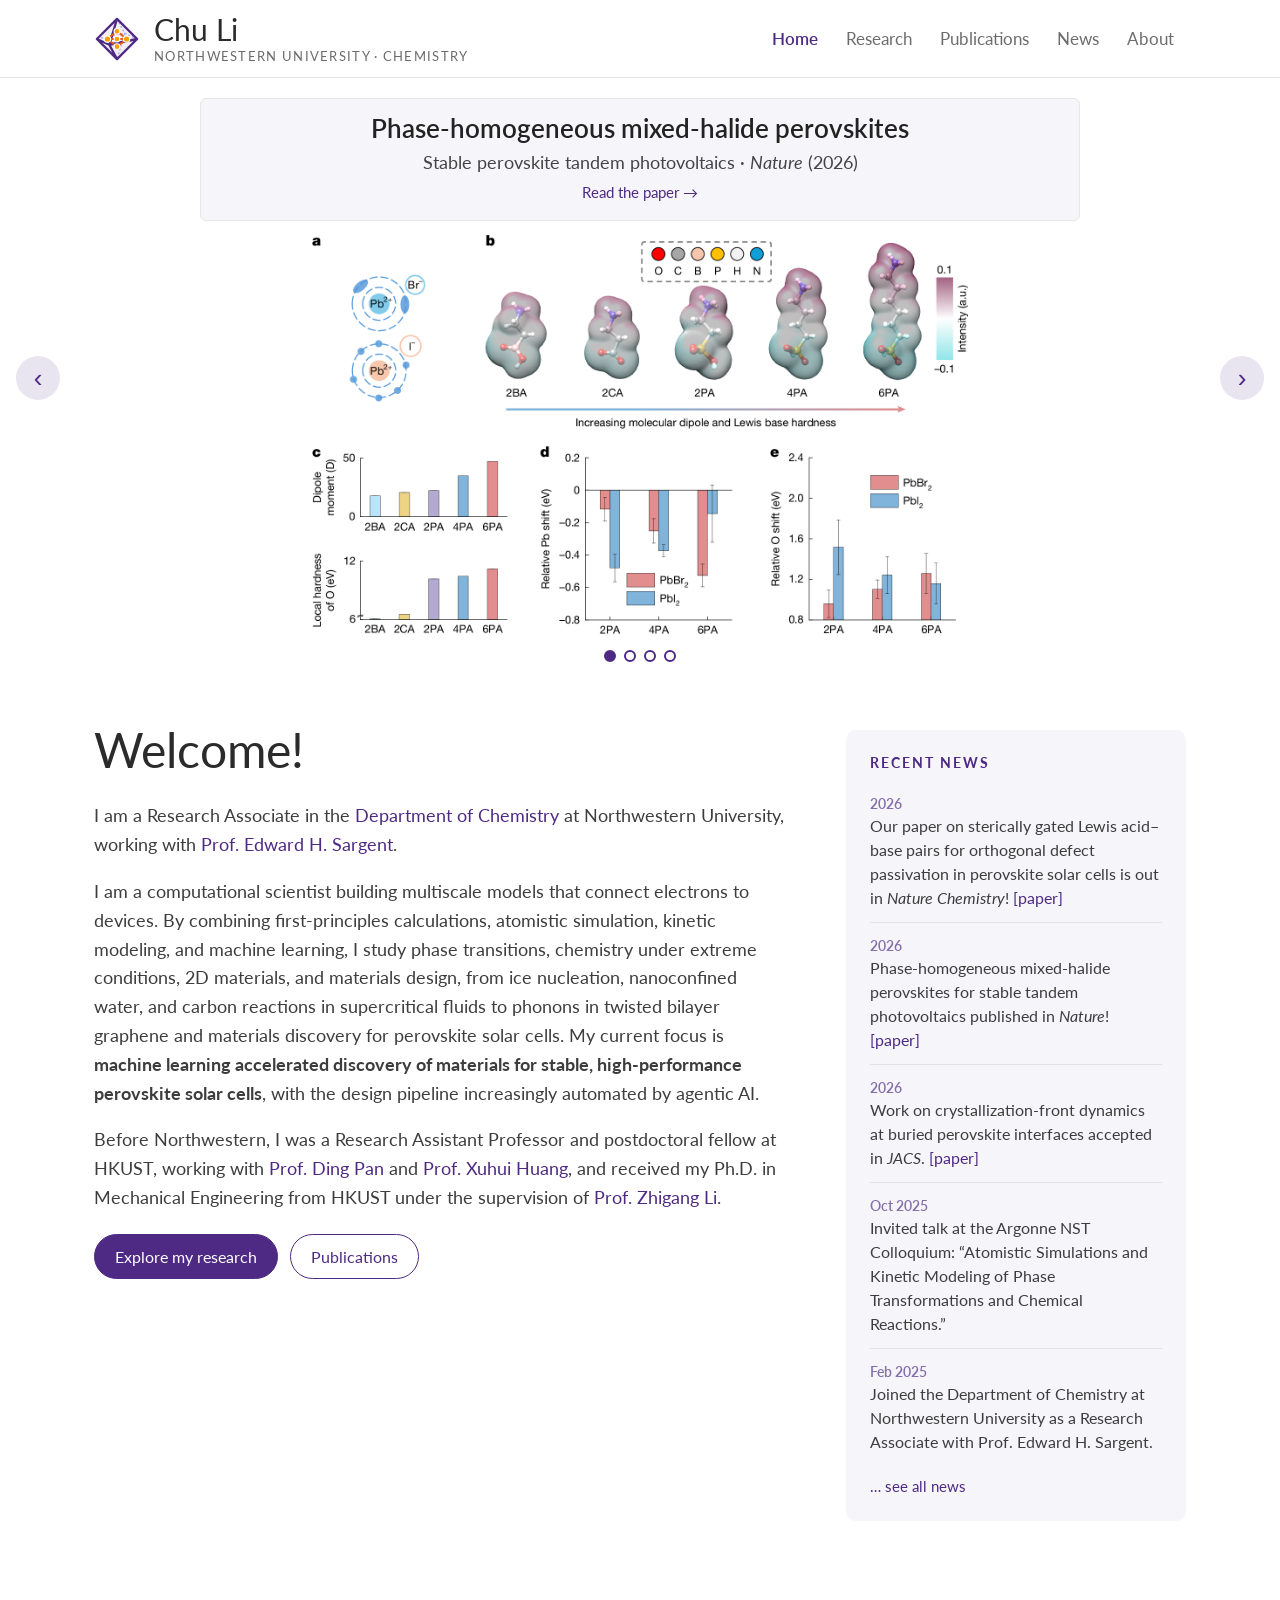
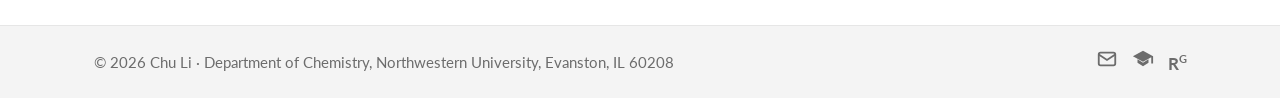
<file: index.html>
<!doctype html>
<html lang="en">
<head>
  <meta charset="utf-8">
  <meta name="viewport" content="width=device-width, initial-scale=1">
  <title>Chu Li · Northwestern University</title>
  <meta name="description" content="Chu Li — Research Associate in Chemistry at Northwestern University. First-principles calculations, atomistic simulations, kinetic modeling, and machine learning for phase transitions, chemistry under extreme conditions, materials design, and high-performance perovskite solar cells.">
  <link href="https://fonts.googleapis.com/css2?family=Lato:wght@400;700&display=swap" rel="stylesheet">
  <link rel="icon" type="image/svg+xml" href="images/logo.svg">
  <link rel="stylesheet" href="style.css?v=20261125145129">
</head>
<body>
<header id="site-header"></header>

<!-- ===== Highlight carousel =====
     Each slide shows a paper figure (images/pubs/) under its caption. -->
<section class="carousel">
  <div class="slide fig">
    <div class="caption"><b>Phase-homogeneous mixed-halide perovskites</b>
      <span>Stable perovskite tandem photovoltaics · <i>Nature</i> (2026)</span>
      <a href="https://doi.org/10.1038/s41586-026-10929-2" target="_blank" rel="noopener">Read the paper →</a></div>
    <img src="images/pubs/21.png" alt="Figure from the Nature 2026 paper on phase-homogeneous mixed-halide perovskites">
  </div>
  <div class="slide fig">
    <div class="caption"><b>Sterically gated Lewis acid–base pairs</b>
      <span>Orthogonal defect passivation in perovskite solar cells · <i>Nature Chemistry</i> (2026)</span>
      <a href="https://doi.org/10.1038/s41557-026-02261-z" target="_blank" rel="noopener">Read the paper →</a></div>
    <img src="images/pubs/22.png" alt="Strong versus weak Lewis acid–base coordination for dual defect passivation">
  </div>
  <div class="slide fig">
    <div class="caption"><b>Hidden reaction kinetics of CO<sub>2</sub> in supercritical water</b>
      <span>First-principles Markov state models of deep-Earth carbon · <i>PNAS</i> (2025)</span>
      <a href="https://doi.org/10.1073/pnas.2406356121" target="_blank" rel="noopener">Read the paper →</a></div>
    <img src="images/pubs/20.png" alt="Workflow for constructing Markov state models of dissolved carbon">
  </div>
  <div class="slide fig">
    <div class="caption"><b>Classical vs. non-classical ice nucleation</b>
      <span>Temperature-dependent kinetic pathways · <i>Nature Communications</i> (2021)</span>
      <a href="https://doi.org/10.1038/s41467-021-25267-2" target="_blank" rel="noopener">Read the paper →</a></div>
    <img src="images/pubs/19.png" alt="Ice nucleation pathway network and critical nuclei">
  </div>
  <button class="prev" aria-label="Previous">‹</button>
  <button class="next" aria-label="Next">›</button>
  <div class="dots"></div>
</section>

<main class="container">
  <div class="home-grid">
    <div class="welcome">
      <h1>Welcome!</h1>
      <p>I am a Research Associate in the <a href="https://chemistry.northwestern.edu/" target="_blank" rel="noopener">Department of Chemistry</a>
        at Northwestern University, working with <a href="https://light.northwestern.edu/" target="_blank" rel="noopener">Prof. Edward H. Sargent</a>.</p>
      <p>I am a computational scientist building multiscale models that connect electrons to devices. By combining
        first-principles calculations, atomistic simulation, kinetic modeling, and machine learning, I study phase
        transitions, chemistry under extreme conditions, 2D materials, and materials design, from ice nucleation,
        nanoconfined water, and carbon reactions in supercritical fluids to phonons in twisted bilayer graphene and
        materials discovery for perovskite solar cells. My current focus is <b>machine learning accelerated discovery of
        materials for stable, high-performance perovskite solar cells</b>, with the design pipeline increasingly
        automated by agentic AI.</p>
      <p>Before Northwestern, I was a Research Assistant Professor and postdoctoral fellow at HKUST, working with
        <a href="https://angstrom.hkust.edu.hk/" target="_blank" rel="noopener">Prof. Ding Pan</a> and <a href="https://huang.chem.wisc.edu/" target="_blank" rel="noopener">Prof. Xuhui Huang</a>, and received my Ph.D. in Mechanical Engineering from HKUST under the supervision of <a href="https://seng.hkust.edu.hk/about/people/faculty/zhigang-li" target="_blank" rel="noopener">Prof. Zhigang Li</a>.</p>
      <div class="cta">
        <a class="btn solid" href="research.html">Explore my research</a>
        <a class="btn" href="publications.html">Publications</a>
      </div>
    </div>

    <aside class="news-box">
      <h4>RECENT NEWS</h4>
      <ul class="news" id="news-recent"></ul>
      <a class="more" href="news.html">… see all news</a>
    </aside>
  </div>

</main>

<footer id="site-footer"></footer>
<script src="data.js?v=20261125145129"></script>
<script src="site.js?v=20261125145129"></script>
<script>
  renderNews(document.getElementById("news-recent"), 5);
  initCarousel(document.querySelector(".carousel"));
</script>
</body>
</html>
</file>
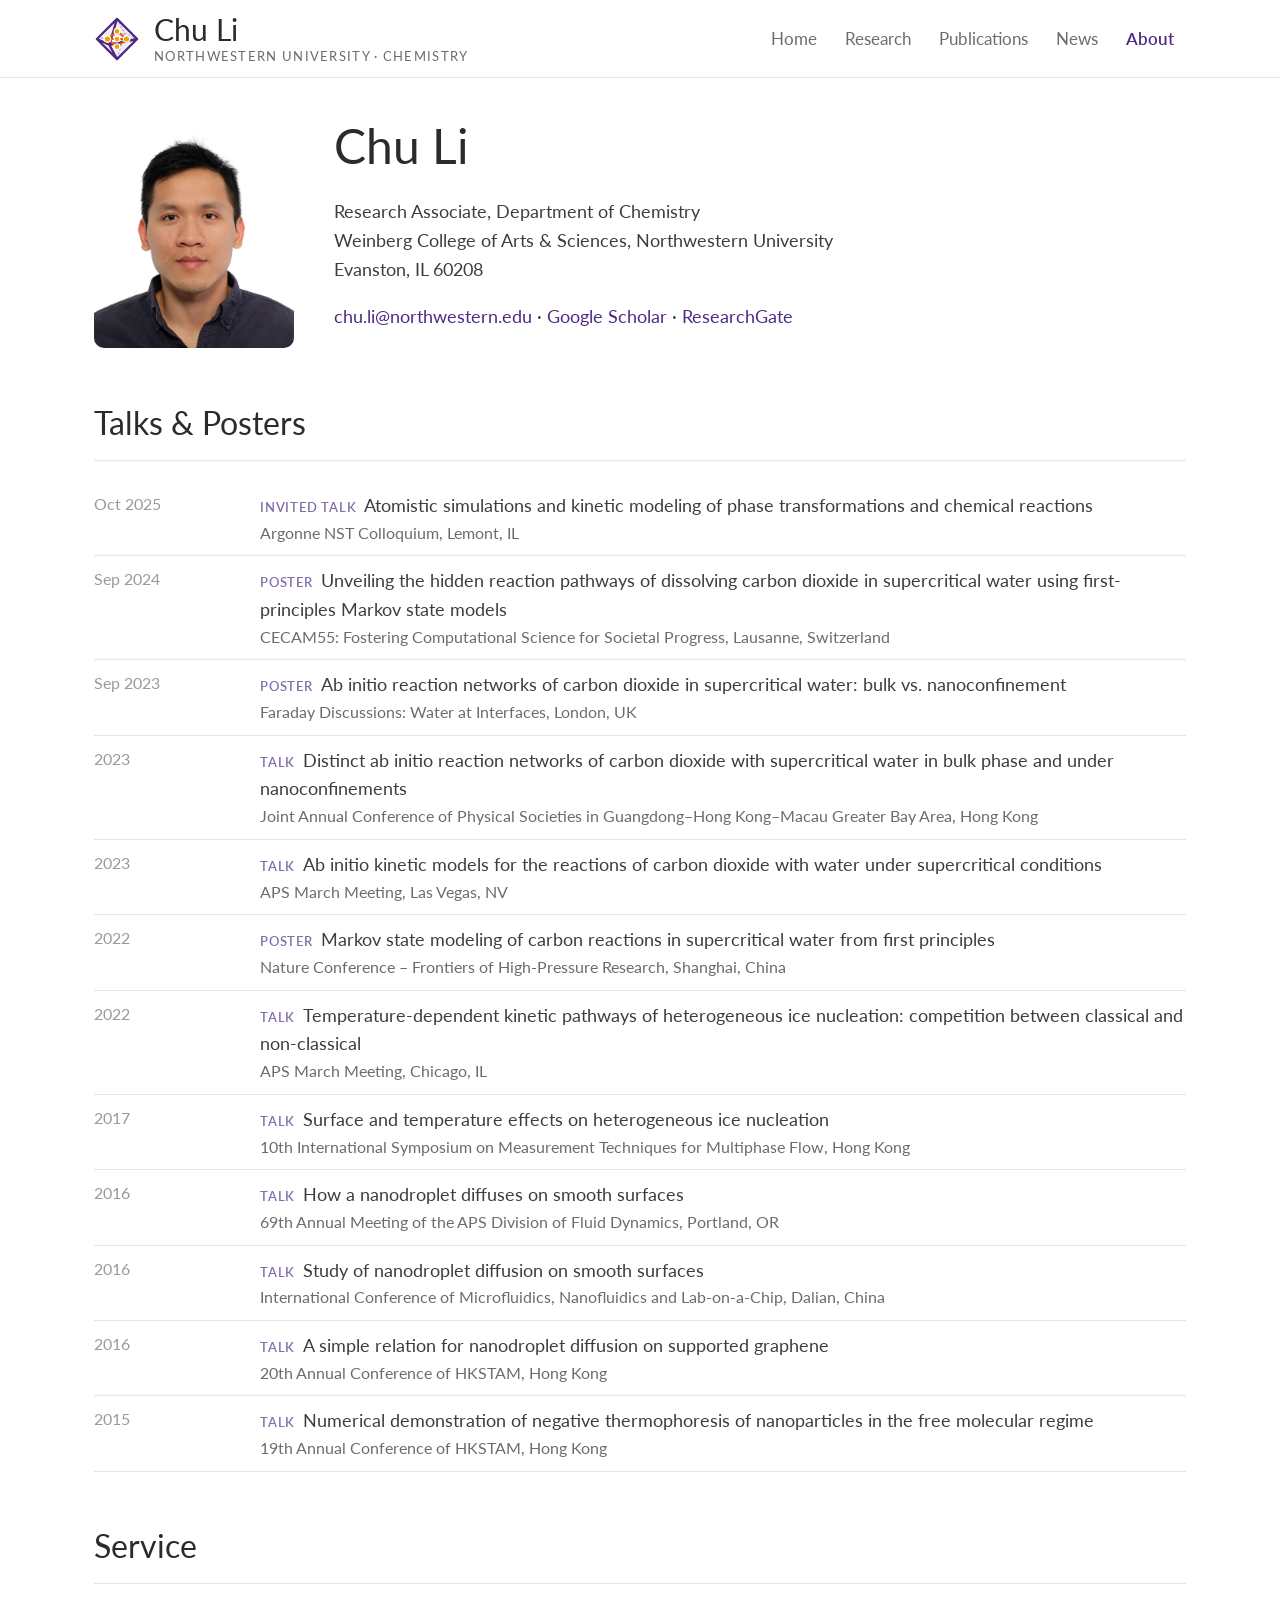
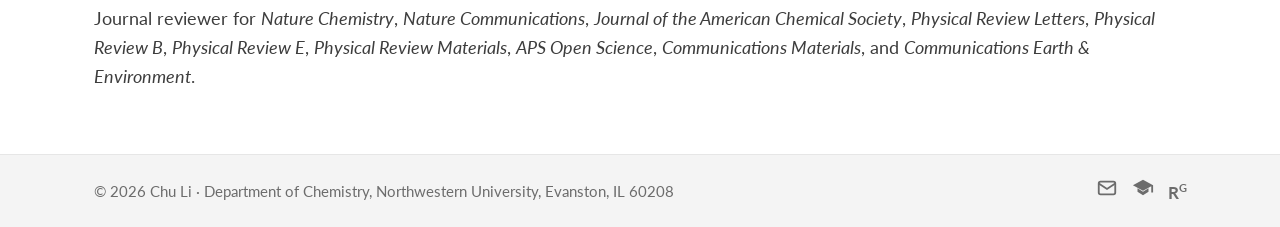
<file: about.html>
<!doctype html>
<html lang="en">
<head>
  <meta charset="utf-8">
  <meta name="viewport" content="width=device-width, initial-scale=1">
  <title>About · Chu Li</title>
  <link href="https://fonts.googleapis.com/css2?family=Lato:wght@400;700&display=swap" rel="stylesheet">
  <link rel="icon" type="image/svg+xml" href="images/logo.svg">
  <link rel="stylesheet" href="style.css?v=20261125145129">
</head>
<body>
<header id="site-header"></header>

<main class="container">
  <div class="about-grid">
    <img class="portrait" src="images/photo.jpg" alt="Portrait of Chu Li">
    <div>
      <h1 style="margin-top:0">Chu Li</h1>
      <p style="margin:0">Research Associate, Department of Chemistry<br>
        Weinberg College of Arts &amp; Sciences, Northwestern University<br>
        Evanston, IL 60208</p>
      <p><a href="mailto:chu.li@northwestern.edu">chu.li@northwestern.edu</a> ·
        <a href="https://scholar.google.com/citations?user=6NaASxIAAAAJ&hl=en" target="_blank" rel="noopener">Google Scholar</a> ·
        <a href="https://www.researchgate.net/profile/Chu-Li-6" target="_blank" rel="noopener">ResearchGate</a></p>
      <!-- CV download: export a public version of your CV as cv.pdf, then uncomment:
      <p><a class="btn" href="cv.pdf">Download CV (PDF)</a></p> -->
    </div>
  </div>


  <h2 id="talks">Talks &amp; Posters</h2>
  <ul class="cv-list talks">
    <li><span class="when">Oct 2025</span><span><span class="kind">INVITED TALK</span>Atomistic simulations and kinetic modeling of phase transformations and chemical reactions<span class="venue">Argonne NST Colloquium, Lemont, IL</span></span></li>
    <li><span class="when">Sep 2024</span><span><span class="kind">POSTER</span>Unveiling the hidden reaction pathways of dissolving carbon dioxide in supercritical water using first-principles Markov state models<span class="venue">CECAM55: Fostering Computational Science for Societal Progress, Lausanne, Switzerland</span></span></li>
    <li><span class="when">Sep 2023</span><span><span class="kind">POSTER</span>Ab initio reaction networks of carbon dioxide in supercritical water: bulk vs. nanoconfinement<span class="venue">Faraday Discussions: Water at Interfaces, London, UK</span></span></li>
    <li><span class="when">2023</span><span><span class="kind">TALK</span>Distinct ab initio reaction networks of carbon dioxide with supercritical water in bulk phase and under nanoconfinements<span class="venue">Joint Annual Conference of Physical Societies in Guangdong–Hong Kong–Macau Greater Bay Area, Hong Kong</span></span></li>
    <li><span class="when">2023</span><span><span class="kind">TALK</span>Ab initio kinetic models for the reactions of carbon dioxide with water under supercritical conditions<span class="venue">APS March Meeting, Las Vegas, NV</span></span></li>
    <li><span class="when">2022</span><span><span class="kind">POSTER</span>Markov state modeling of carbon reactions in supercritical water from first principles<span class="venue">Nature Conference – Frontiers of High-Pressure Research, Shanghai, China</span></span></li>
    <li><span class="when">2022</span><span><span class="kind">TALK</span>Temperature-dependent kinetic pathways of heterogeneous ice nucleation: competition between classical and non-classical<span class="venue">APS March Meeting, Chicago, IL</span></span></li>
    <li><span class="when">2017</span><span><span class="kind">TALK</span>Surface and temperature effects on heterogeneous ice nucleation<span class="venue">10th International Symposium on Measurement Techniques for Multiphase Flow, Hong Kong</span></span></li>
    <li><span class="when">2016</span><span><span class="kind">TALK</span>How a nanodroplet diffuses on smooth surfaces<span class="venue">69th Annual Meeting of the APS Division of Fluid Dynamics, Portland, OR</span></span></li>
    <li><span class="when">2016</span><span><span class="kind">TALK</span>Study of nanodroplet diffusion on smooth surfaces<span class="venue">International Conference of Microfluidics, Nanofluidics and Lab-on-a-Chip, Dalian, China</span></span></li>
    <li><span class="when">2016</span><span><span class="kind">TALK</span>A simple relation for nanodroplet diffusion on supported graphene<span class="venue">20th Annual Conference of HKSTAM, Hong Kong</span></span></li>
    <li><span class="when">2015</span><span><span class="kind">TALK</span>Numerical demonstration of negative thermophoresis of nanoparticles in the free molecular regime<span class="venue">19th Annual Conference of HKSTAM, Hong Kong</span></span></li>
  </ul>

  <h2>Service</h2>
  <p>Journal reviewer for <i>Nature Chemistry</i>, <i>Nature Communications</i>, <i>Journal of the American Chemical Society</i>, <i>Physical Review Letters</i>,
    <i>Physical Review B</i>, <i>Physical Review E</i>, <i>Physical Review Materials</i>, <i>APS Open Science</i>,
    <i>Communications Materials</i>, and <i>Communications Earth &amp; Environment</i>.</p>
</main>

<footer id="site-footer"></footer>
<script src="data.js?v=20261125145129"></script>
<script src="site.js?v=20261125145129"></script>
</body>
</html>
</file>
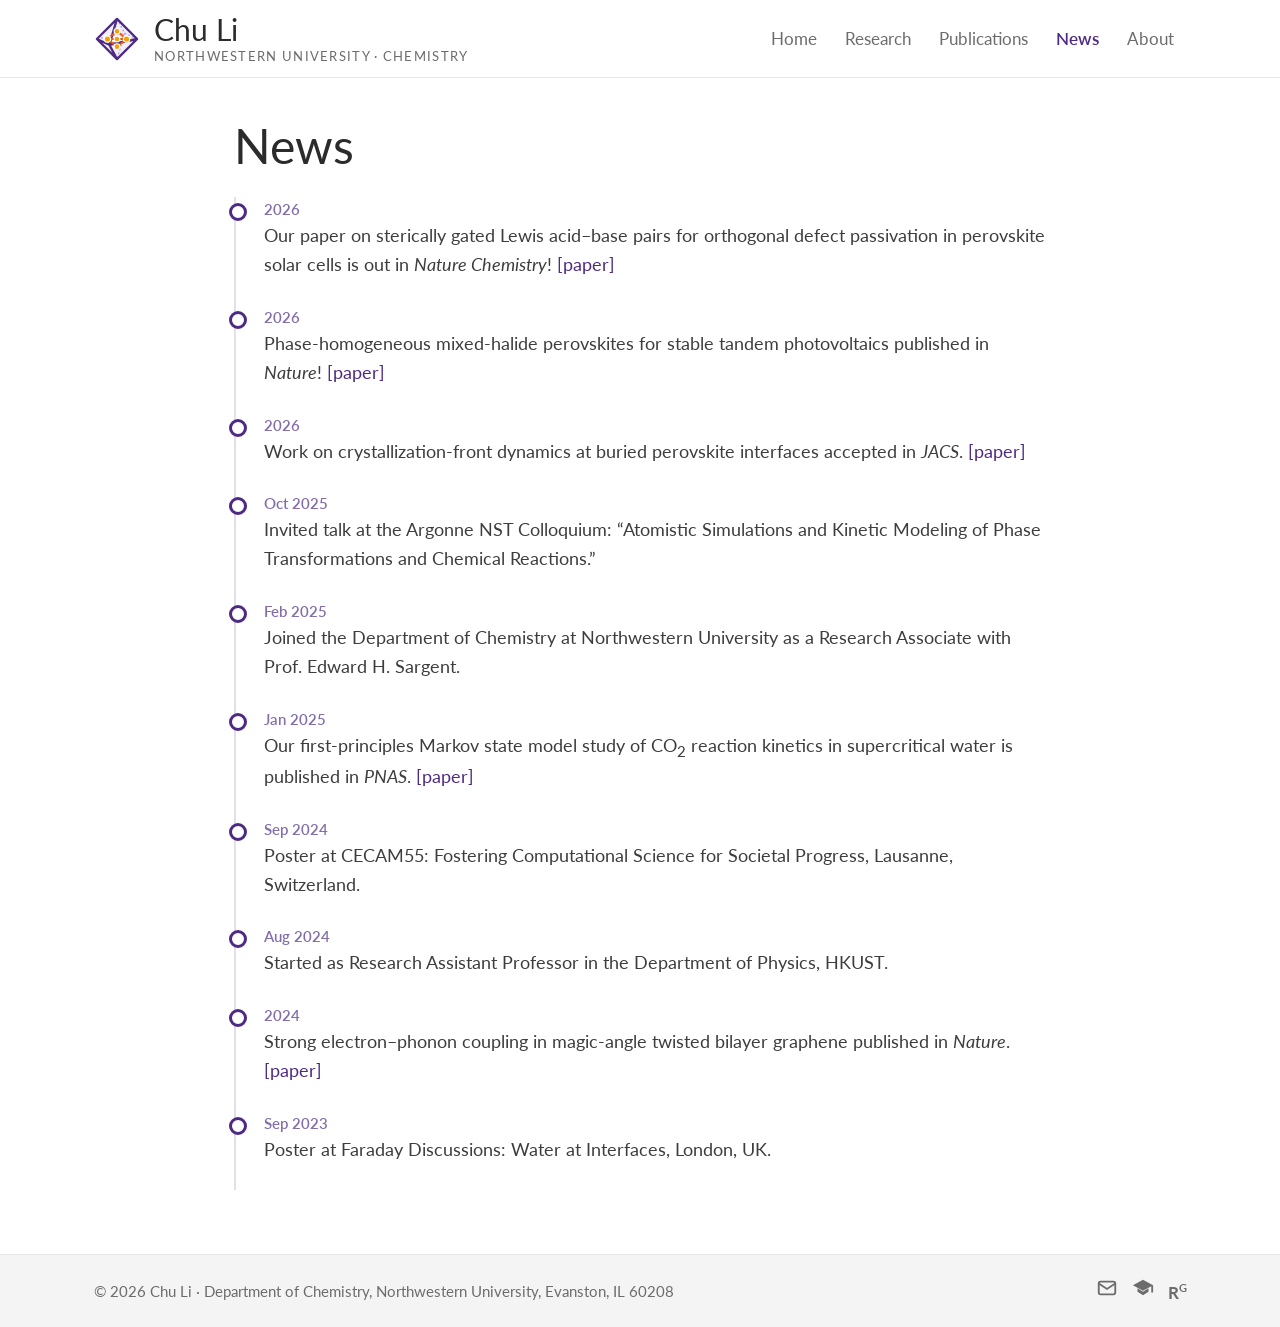
<file: news.html>
<!doctype html>
<html lang="en">
<head>
  <meta charset="utf-8">
  <meta name="viewport" content="width=device-width, initial-scale=1">
  <title>News · Chu Li</title>
  <link href="https://fonts.googleapis.com/css2?family=Lato:wght@400;700&display=swap" rel="stylesheet">
  <link rel="icon" type="image/svg+xml" href="images/logo.svg">
  <link rel="stylesheet" href="style.css?v=20261125145129">
</head>
<body>
<header id="site-header"></header>

<main class="container" style="max-width:860px">
  <h1>News</h1>
  <!-- News items are edited in data.js -->
  <ul class="timeline" id="news-all"></ul>
</main>

<footer id="site-footer"></footer>
<script src="data.js?v=20261125145129"></script>
<script src="site.js?v=20261125145129"></script>
<script>renderNews(document.getElementById("news-all"));</script>
</body>
</html>
</file>
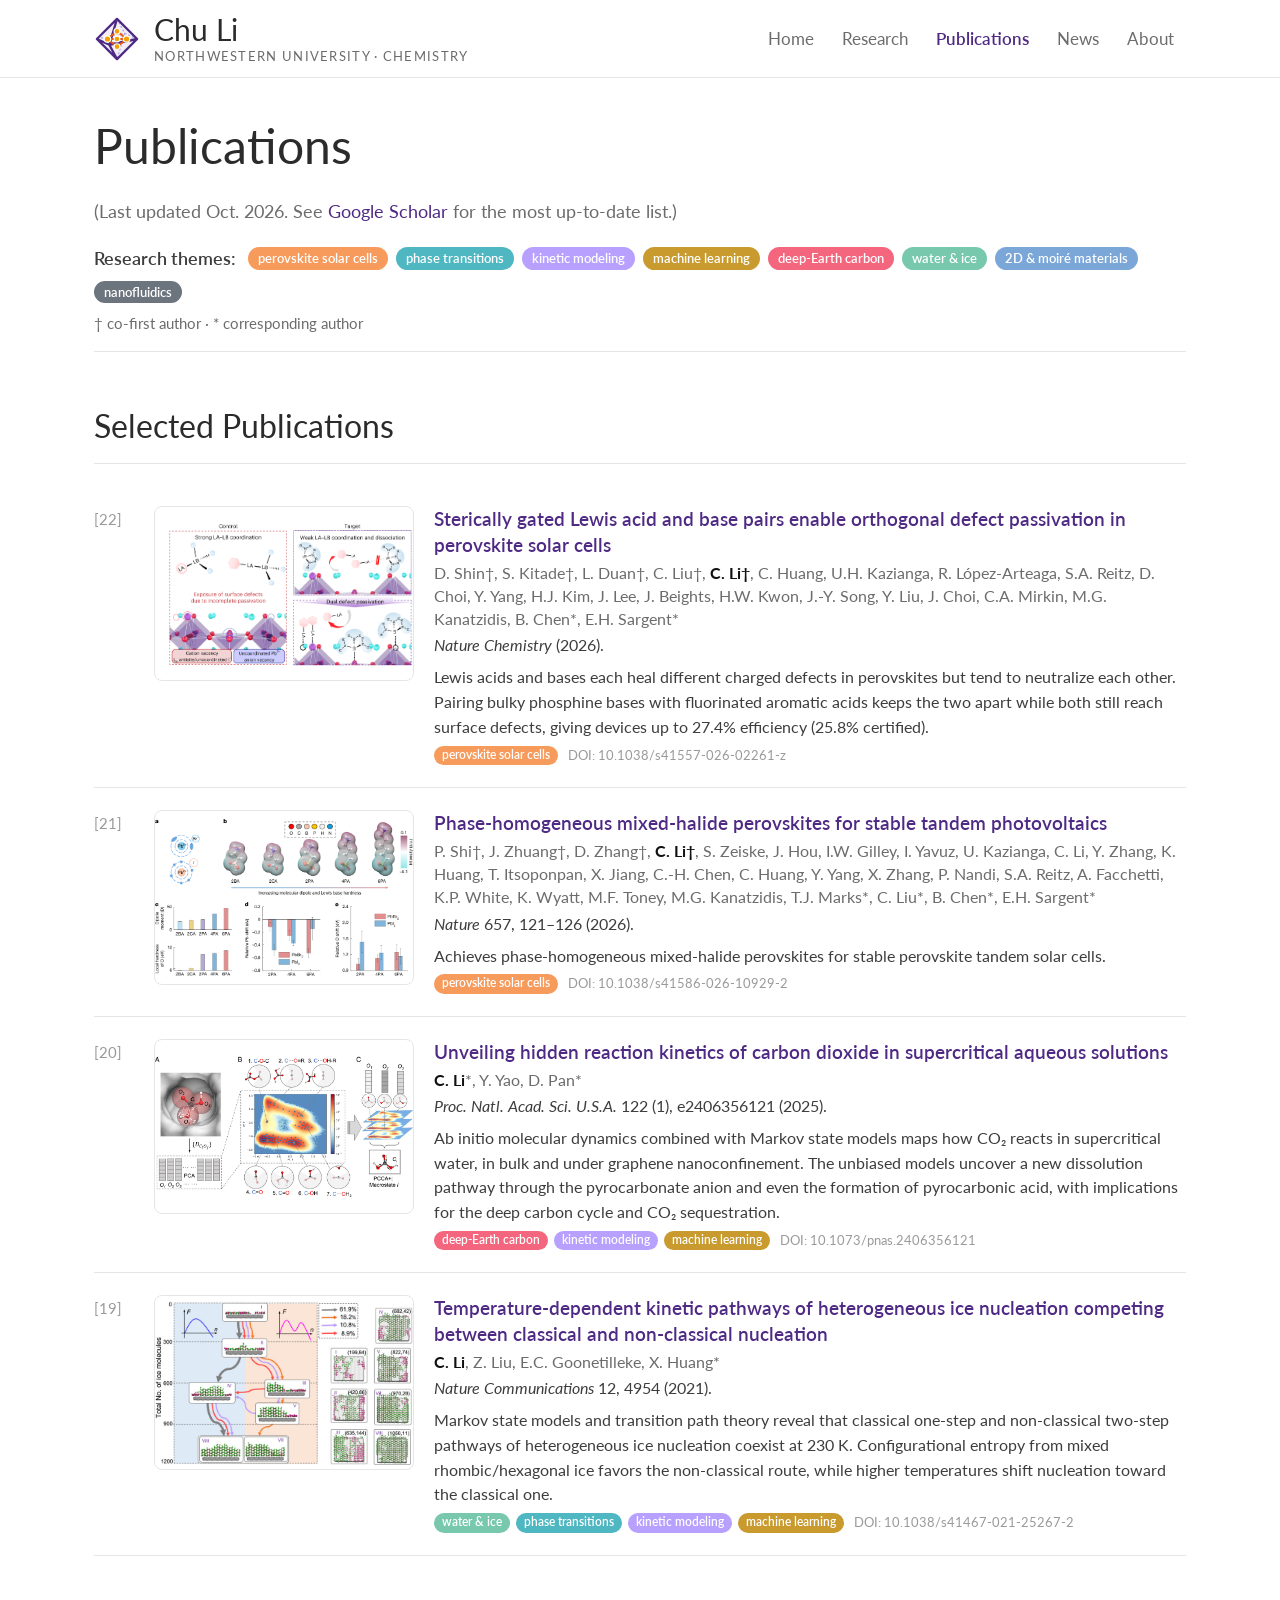
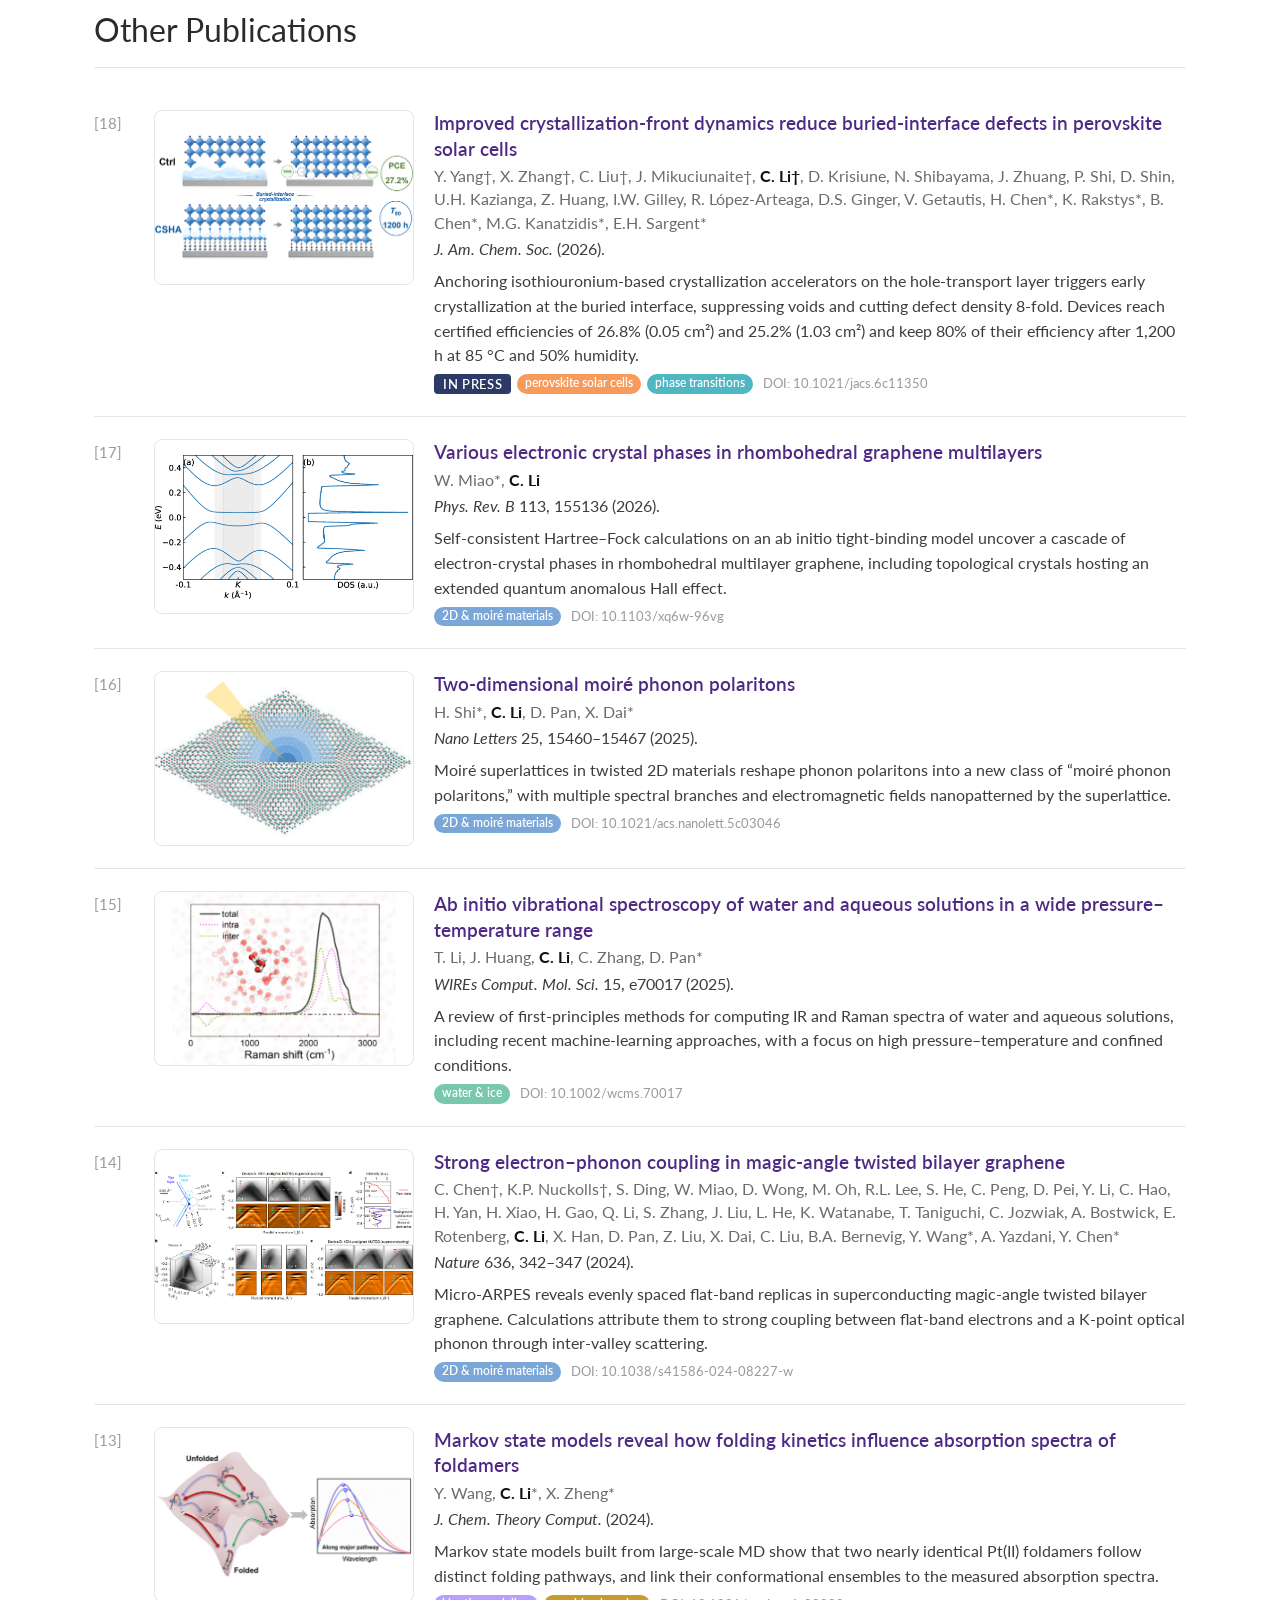
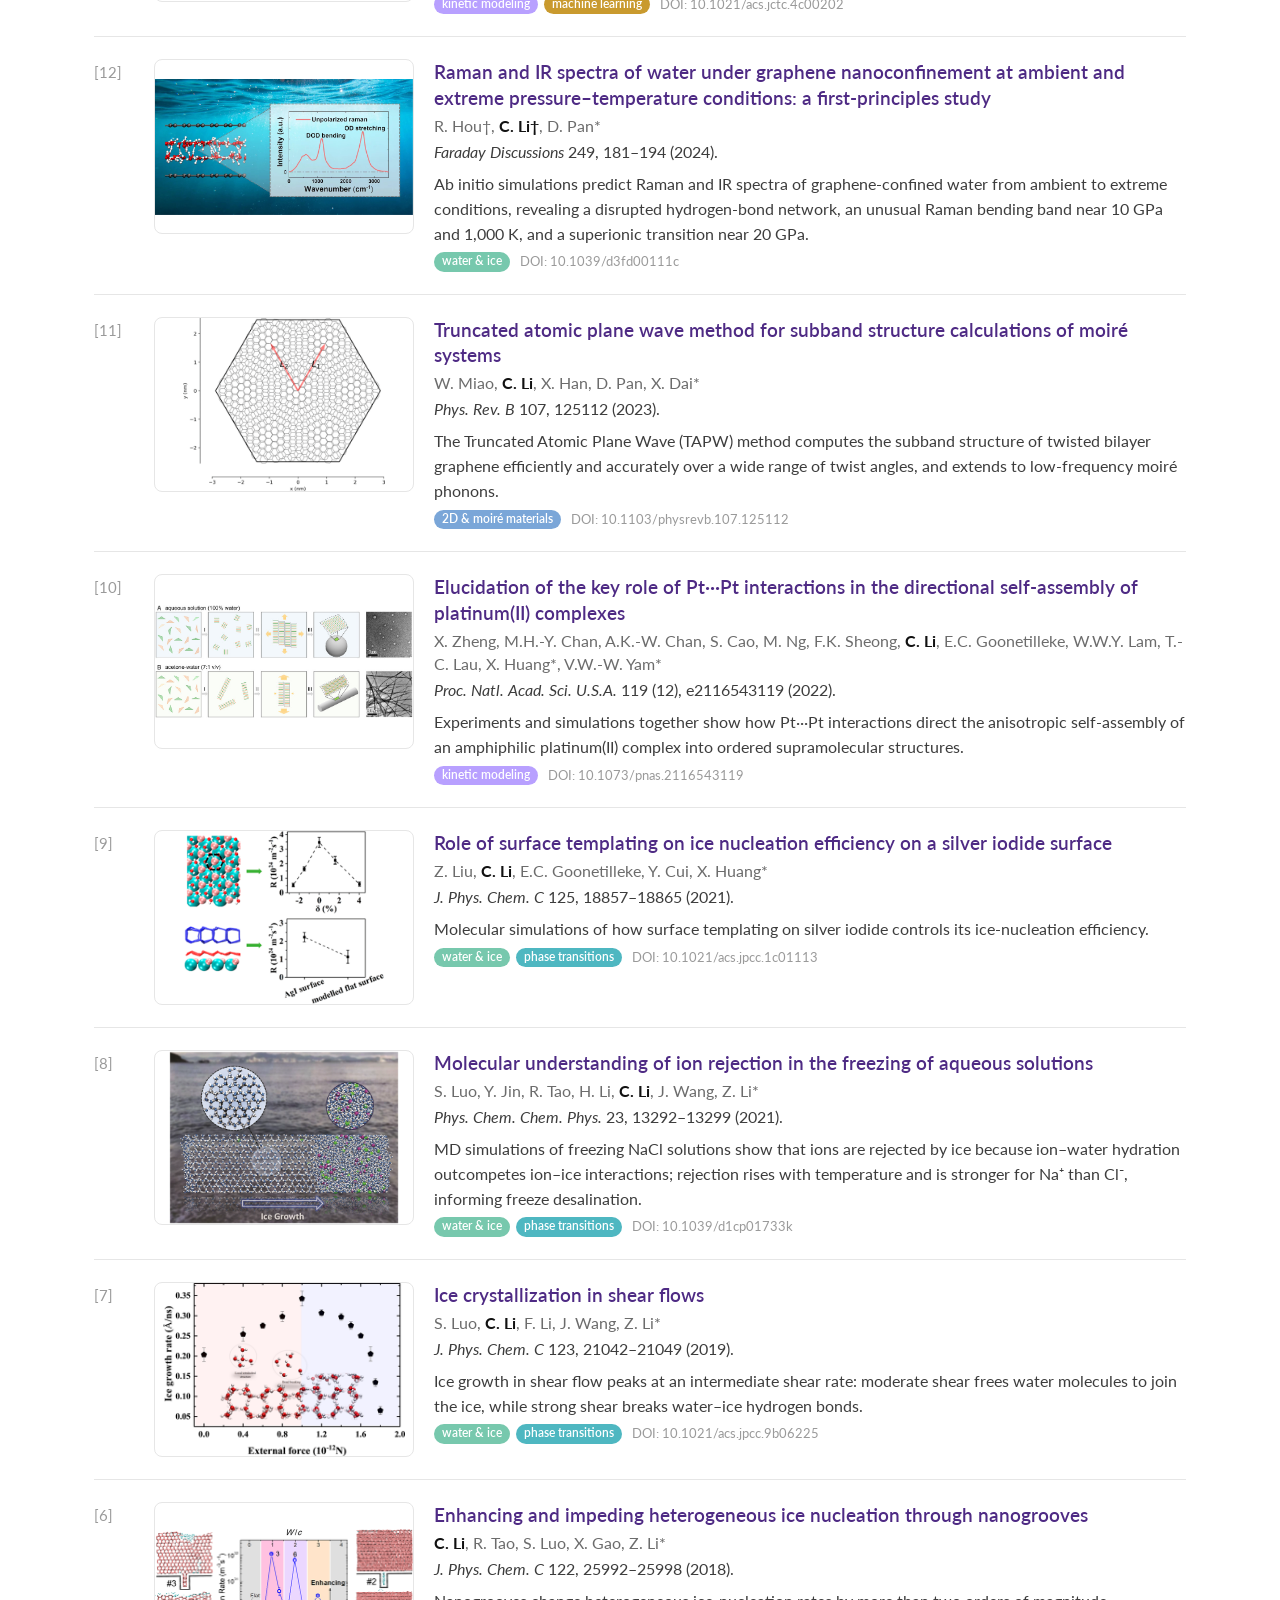
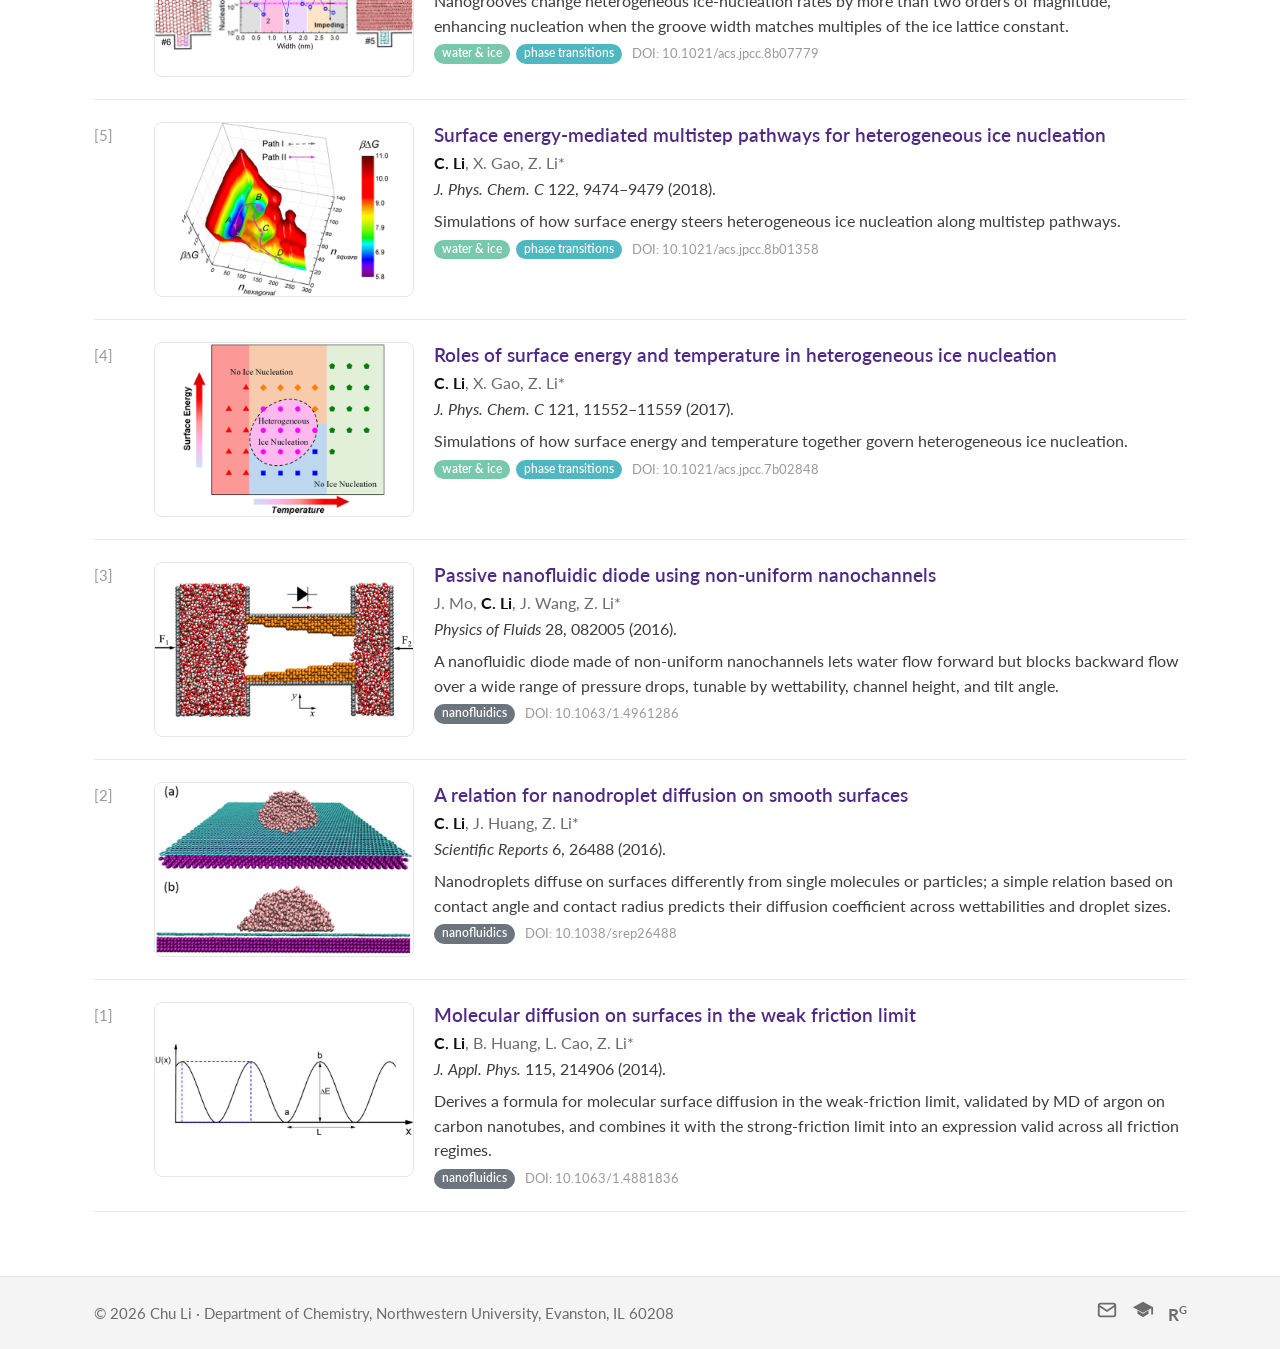
<file: publications.html>
<!doctype html>
<html lang="en">
<head>
  <meta charset="utf-8">
  <meta name="viewport" content="width=device-width, initial-scale=1">
  <title>Publications · Chu Li</title>
  <link href="https://fonts.googleapis.com/css2?family=Lato:wght@400;700&display=swap" rel="stylesheet">
  <link rel="icon" type="image/svg+xml" href="images/logo.svg">
  <link rel="stylesheet" href="style.css?v=20261125145129">
</head>
<body>
<header id="site-header"></header>

<main class="container">
  <h1>Publications</h1>
  <p class="pub-meta">(Last updated Oct. 2026. See <a href="https://scholar.google.com/citations?user=6NaASxIAAAAJ&hl=en" target="_blank" rel="noopener">Google Scholar</a>
    for the most up-to-date list.)</p>

  <div class="filter">
    <span class="filter-label">Research themes:</span>
    <span id="theme-filter" style="display:contents"></span>
  </div>
  <p class="legend">† co-first author · * corresponding author</p>
  <hr style="border:0;border-top:1px solid var(--line);margin:0">

  <div id="pub-lists">
    <h2>Selected Publications</h2>
    <ol class="pubs" id="pubs-selected"></ol>
    <h2>Other Publications</h2>
    <ol class="pubs" id="pubs-all"></ol>
  </div>
</main>

<footer id="site-footer"></footer>
<script src="data.js?v=20261125145129"></script>
<script src="site.js?v=20261125145129"></script>
<script>
  renderPubs(document.getElementById("pubs-selected"), { selectedOnly: true });
  renderPubs(document.getElementById("pubs-all"), { excludeSelected: true });
  renderThemeFilter(document.getElementById("theme-filter"), document.getElementById("pub-lists"));
</script>
</body>
</html>
</file>
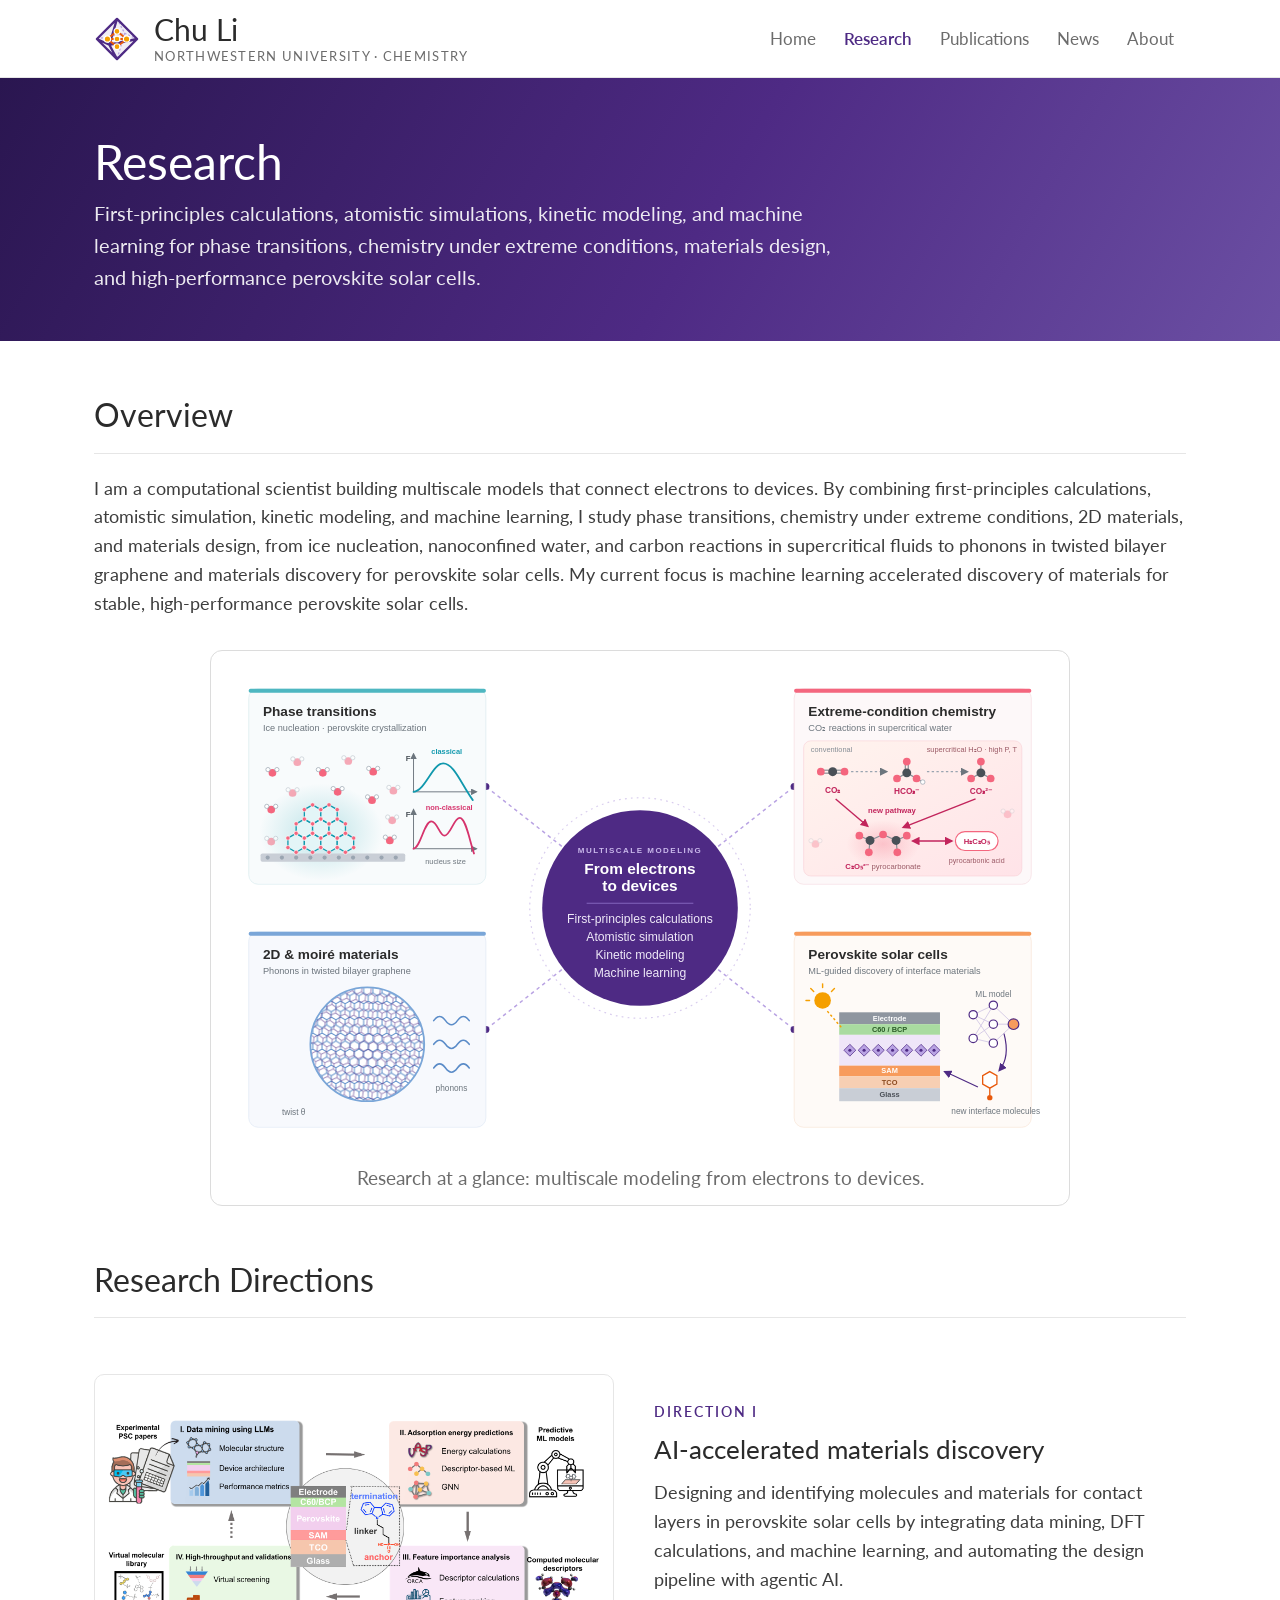
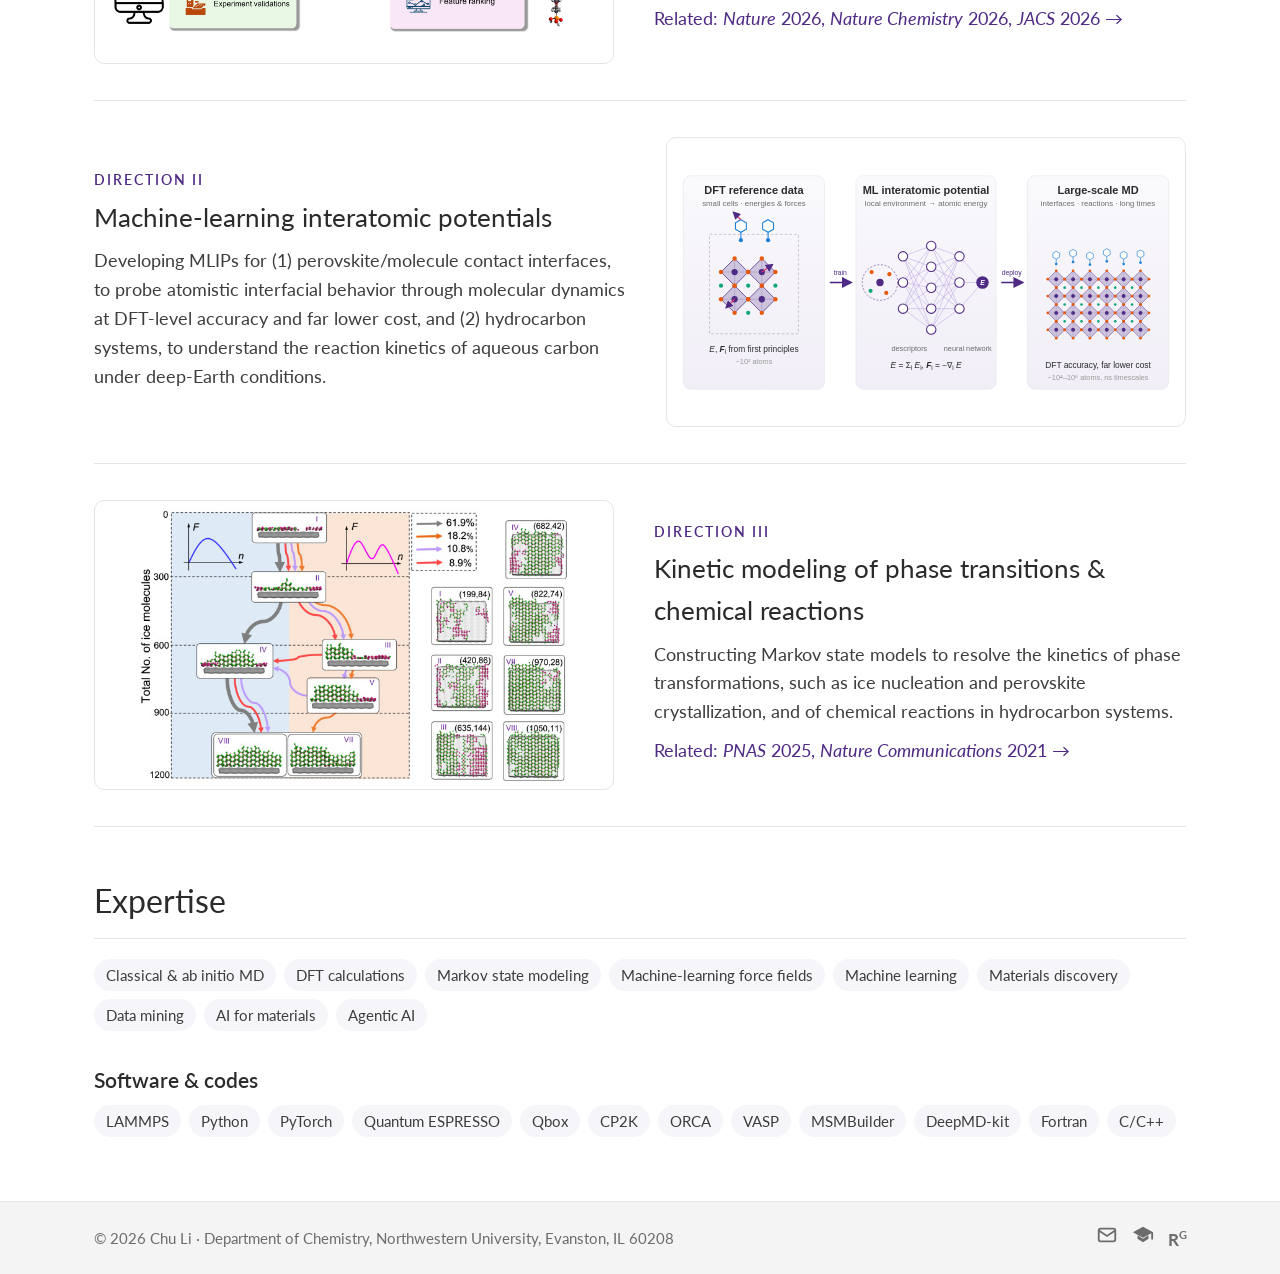
<file: research.html>
<!doctype html>
<html lang="en">
<head>
  <meta charset="utf-8">
  <meta name="viewport" content="width=device-width, initial-scale=1">
  <title>Research · Chu Li</title>
  <link href="https://fonts.googleapis.com/css2?family=Lato:wght@400;700&display=swap" rel="stylesheet">
  <link rel="icon" type="image/svg+xml" href="images/logo.svg">
  <link rel="stylesheet" href="style.css?v=20261125145129">
</head>
<body>
<header id="site-header"></header>

<section class="page-hero">
  <div class="container">
    <h1>Research</h1>
    <p>First-principles calculations, atomistic simulations, kinetic modeling, and machine learning for
      phase transitions, chemistry under extreme conditions, materials design, and high-performance perovskite solar cells.</p>
  </div>
</section>

<main class="container">
  <h2>Overview</h2>
  <p>I am a computational scientist building multiscale models that connect electrons to devices. By combining
        first-principles calculations, atomistic simulation, kinetic modeling, and machine learning, I study phase
        transitions, chemistry under extreme conditions, 2D materials, and materials design, from ice nucleation,
        nanoconfined water, and carbon reactions in supercritical fluids to phonons in twisted bilayer graphene and
        materials discovery for perovskite solar cells. My current focus is machine learning accelerated discovery of
        materials for stable, high-performance perovskite solar cells.</p>

  <figure class="overview-fig">
    <img src="images/research-overview.svg?v=20261125144913" alt="Research overview: a computational toolkit of first-principles calculations, atomistic simulation, kinetic modeling and machine learning, applied to phase transitions, extreme-condition chemistry, 2D and moiré materials, and perovskite solar cells">
    <figcaption>Research at a glance: multiscale modeling from electrons to devices.</figcaption>
  </figure>

  <h2>Research Directions</h2>
  <!-- Each direction shows a figure from images/pubs/ -->
  <div class="direction reveal" id="discovery">
    <div class="figure has-img"><img src="images/ai-discovery.png" alt="AI-accelerated discovery workflow: LLM data mining, adsorption energy predictions, feature importance analysis, and high-throughput screening with experimental validation" loading="lazy"></div>
    <div>
      <span class="eyebrow">Direction I</span>
      <h3>AI-accelerated materials discovery</h3>
      <p>Designing and identifying molecules and materials for contact layers in perovskite solar cells by
        integrating data mining, DFT calculations, and machine learning, and automating the design pipeline
        with agentic AI.</p>
      <p><a href="publications.html">Related: <i>Nature</i> 2026, <i>Nature Chemistry</i> 2026, <i>JACS</i> 2026 →</a></p>
    </div>
  </div>

  <div class="direction reveal" id="mlip">
    <div class="figure has-img"><img src="images/mlip.svg" alt="Schematic: DFT reference data trains a machine-learning interatomic potential used for large-scale molecular dynamics" loading="lazy"></div>
    <div>
      <span class="eyebrow">Direction II</span>
      <h3>Machine-learning interatomic potentials</h3>
      <p>Developing MLIPs for (1) perovskite/molecule contact interfaces, to probe atomistic interfacial
        behavior through molecular dynamics at DFT-level accuracy and far lower cost, and (2) hydrocarbon
        systems, to understand the reaction kinetics of aqueous carbon under deep-Earth conditions.</p>
    </div>
  </div>

  <div class="direction reveal" id="kinetics">
    <div class="figure has-img"><img src="images/pubs/19.png" alt="Kinetic network of heterogeneous ice nucleation pathways" loading="lazy"></div>
    <div>
      <span class="eyebrow">Direction III</span>
      <h3>Kinetic modeling of phase transitions &amp; chemical reactions</h3>
      <p>Constructing Markov state models to resolve the kinetics of phase transformations, such as ice
        nucleation and perovskite crystallization, and of chemical reactions in hydrocarbon systems.</p>
      <p><a href="publications.html">Related: <i>PNAS</i> 2025, <i>Nature Communications</i> 2021 →</a></p>
    </div>
  </div>

  <h2 class="reveal">Expertise</h2>
  <ul class="chips reveal">
    <li>Classical &amp; ab initio MD</li><li>DFT calculations</li><li>Markov state modeling</li>
    <li>Machine-learning force fields</li><li>Machine learning</li><li>Materials discovery</li>
    <li>Data mining</li><li>AI for materials</li><li>Agentic AI</li>
  </ul>

  <h3 class="reveal">Software &amp; codes</h3>
  <ul class="chips reveal">
    <li>LAMMPS</li><li>Python</li><li>PyTorch</li><li>Quantum ESPRESSO</li><li>Qbox</li><li>CP2K</li>
    <li>ORCA</li><li>VASP</li><li>MSMBuilder</li><li>DeepMD-kit</li><li>Fortran</li><li>C/C++</li>
  </ul>
</main>

<footer id="site-footer"></footer>
<script src="data.js?v=20261125145129"></script>
<script src="site.js?v=20261125145129"></script>
</body>
</html>
</file>
<file: style.css>
:root {
  --text: #3d3d3d;
  --muted: #6c6c6c;
  --faint: #9a9a9a;
  --line: #e6e6e6;
  --bg: #ffffff;
  --soft: #f6f5f9;
  --accent: #4e2a84;        /* Northwestern purple */
  --accent-2: #836eaa;
  --link: #4e2a84;
  --font: "Gill Sans", "Gill Sans MT", "Lato", Calibri, "Segoe UI", sans-serif;
}

* { box-sizing: border-box; }
html { scroll-behavior: smooth; }
body {
  margin: 0; background: var(--bg); color: var(--text);
  font-family: var(--font); font-size: 18px; line-height: 1.6;
  -webkit-font-smoothing: antialiased;
}
a { color: var(--link); text-decoration: none; }
a:hover { text-decoration: underline; text-underline-offset: 3px; }
img { max-width: 100%; }

.container { max-width: 1140px; margin: 0 auto; padding: 0 24px; }

h1 { font-weight: 400; font-size: 48px; line-height: 1.15; margin: 40px 0 24px; color: #2b2b2b; }
h2 { font-weight: 400; font-size: 32px; margin: 48px 0 20px; padding-bottom: 12px; border-bottom: 1px solid var(--line); color: #2b2b2b; }
h3 { font-weight: 600; font-size: 21px; margin: 32px 0 8px; color: #2b2b2b; }
.eyebrow { font-size: 14px; letter-spacing: .14em; text-transform: uppercase; color: var(--accent); font-weight: 600; }

/* ================= Header ================= */
#site-header { position: sticky; top: 0; z-index: 50; background: rgba(255,255,255,.96); backdrop-filter: blur(8px); border-bottom: 1px solid var(--line); }
.header-inner { max-width: 1140px; margin: 0 auto; padding: 14px 24px; display: flex; align-items: center; gap: 24px; }
.brand { display: flex; align-items: center; gap: 14px; color: #2b2b2b; }
.brand:hover { text-decoration: none; }
.brand-mark { width: 46px; height: 46px; color: var(--accent); display: grid; place-items: center; }
.brand-mark svg { width: 46px; height: 46px; }
.brand-text { font-size: 30px; line-height: 1.05; }
.brand-text small { display: block; font-size: 13px; letter-spacing: .1em; text-transform: uppercase; color: var(--muted); margin-top: 4px; }
.main-nav { margin-left: auto; display: flex; gap: 4px; }
.main-nav a { color: var(--muted); padding: 6px 12px; border-radius: 6px; font-size: 17px; }
.main-nav a:hover { color: var(--accent); background: var(--soft); text-decoration: none; }
.main-nav a.active { color: var(--accent); font-weight: 600; }
.menu-btn { display: none; margin-left: auto; background: none; border: 1px solid var(--line); border-radius: 6px; padding: 9px 10px; cursor: pointer; }
.menu-btn span { display: block; width: 22px; height: 2px; background: #555; margin: 4px 0; }

/* ================= Carousel ================= */
.carousel { position: relative; height: 440px; overflow: hidden; background: #1e1433; }
.slide {
  position: absolute; inset: 0; opacity: 0; transition: opacity .9s ease;
  background: var(--img, none) center / cover no-repeat, var(--grad);
}
.slide.on { opacity: 1; }
.slide > svg { position: absolute; inset: 0; width: 100%; height: 100%; opacity: .55; }
.slide .caption {
  position: absolute; left: 50%; top: 28px; transform: translateX(-50%);
  width: min(880px, calc(100% - 120px)); text-align: center;
  background: rgba(255,255,255,.9); border-radius: 6px; padding: 14px 24px;
  box-shadow: 0 4px 24px rgba(0,0,0,.12);
}
.slide .caption b { display: block; font-size: 26px; font-weight: 600; color: #222; line-height: 1.2; }
.slide .caption span { display: block; font-size: 18px; color: #444; margin-top: 4px; }
.slide .caption a { font-size: 15px; }
.carousel .prev, .carousel .next {
  position: absolute; top: 50%; transform: translateY(-50%); z-index: 3;
  width: 44px; height: 44px; border-radius: 50%; border: 0; cursor: pointer;
  background: rgba(255,255,255,.18); color: #fff; font-size: 26px; line-height: 1;
}
.carousel .prev:hover, .carousel .next:hover { background: rgba(255,255,255,.35); }
.carousel .prev { left: 16px; } .carousel .next { right: 16px; }
.dots { position: absolute; bottom: 16px; left: 0; right: 0; display: flex; justify-content: center; gap: 8px; z-index: 3; }
.dots button { width: 12px; height: 12px; border-radius: 50%; border: 2px solid #fff; background: transparent; padding: 0; cursor: pointer; }
.dots button.on { background: #fff; }

/* ================= Home ================= */
.home-grid { display: grid; grid-template-columns: 1fr 340px; gap: 56px; padding: 8px 0 40px; }
.welcome h1 { margin-top: 36px; }
.welcome p { margin: 0 0 18px; }
.cta { display: inline-flex; gap: 12px; flex-wrap: wrap; margin-top: 4px; }
.btn { display: inline-block; padding: 9px 20px; border-radius: 999px; border: 1px solid var(--accent); color: var(--accent); font-size: 16px; }
.btn:hover { background: var(--accent); color: #fff; text-decoration: none; }
.btn.solid { background: var(--accent); color: #fff; }
.btn.solid:hover { background: #3b1f66; }

.news-box { margin-top: 44px; background: var(--soft); border-radius: 10px; padding: 22px 24px; align-self: start; }
.news-box h4 { margin: 0 0 6px; font-size: 14px; letter-spacing: .14em; color: var(--accent); }
ul.news { list-style: none; margin: 0; padding: 0; }
ul.news li { padding: 12px 0; border-bottom: 1px solid #e3e0ea; font-size: 16px; line-height: 1.5; }
ul.news li:last-child { border-bottom: 0; }
.news-date { display: block; font-size: 14px; font-weight: 600; color: var(--accent-2); }
.news-box .more { display: inline-block; margin-top: 8px; font-size: 15px; }

.highlights { display: grid; grid-template-columns: repeat(3, 1fr); gap: 24px; }
.hl {
  border: 1px solid var(--line); border-radius: 10px; overflow: hidden; background: #fff;
  transition: transform .2s ease, box-shadow .2s ease;
}
.hl:hover { transform: translateY(-4px); box-shadow: 0 12px 28px rgba(40,20,80,.12); }
.hl .thumb { height: 150px; background: var(--img, none) center / cover, var(--grad); position: relative; }
.hl .thumb svg { position: absolute; inset: 0; width: 100%; height: 100%; opacity: .6; }
.hl .body { padding: 18px 20px 20px; }
.hl .body h3 { margin: 6px 0 8px; font-size: 19px; line-height: 1.3; }
.hl .body p { margin: 0; font-size: 16px; color: var(--muted); }

/* ================= Research page ================= */
.page-hero { background: linear-gradient(120deg, #2a1650, #4e2a84 55%, #6b4fa3); color: #fff; padding: 56px 0 48px; position: relative; overflow: hidden; }
.page-hero h1 { color: #fff; margin: 0 0 8px; }
.page-hero p { margin: 0; max-width: 760px; font-size: 20px; opacity: .9; }
.page-hero svg { position: absolute; right: -40px; top: -20px; width: 420px; opacity: .18; color: #fff; }

.direction { display: grid; grid-template-columns: 360px 1fr; gap: 40px; align-items: center; padding: 36px 0; border-bottom: 1px solid var(--line); }
.direction:nth-of-type(even) { grid-template-columns: 1fr 360px; }
.direction:nth-of-type(even) .figure { order: 2; }
.direction .figure { height: 230px; border-radius: 10px; background: var(--img, none) center / cover, var(--grad); position: relative; overflow: hidden; }
.direction .figure svg { position: absolute; inset: 0; width: 100%; height: 100%; opacity: .6; }
.direction h3 { margin-top: 4px; font-size: 26px; font-weight: 400; }
.direction p { margin: 0 0 10px; }

.chips { display: flex; flex-wrap: wrap; gap: 8px; list-style: none; padding: 0; margin: 0; }
.chips li { font-size: 15px; padding: 4px 12px; border-radius: 999px; background: var(--soft); color: var(--text); }

/* ================= Publications ================= */
.pub-meta { color: var(--muted); }
.filter { display: flex; flex-wrap: wrap; gap: 8px; align-items: center; margin: 12px 0 8px; }
.filter-label { font-weight: 600; margin-right: 4px; }
.pill {
  display: inline-block; font-family: inherit; font-size: 14px; line-height: 1.4;
  padding: 2px 11px; border-radius: 999px; border: 0;
  background: var(--c, #888); color: #fff; cursor: pointer; transition: opacity .2s;
}
.pill.dim { opacity: .3; }
.pill-status { background: #2b3a67; font-size: 12px; font-weight: 600; letter-spacing: .05em; border-radius: 4px; cursor: default; }
.legend { font-size: 15px; color: var(--muted); margin: 4px 0 16px; }

ol.pubs { list-style: none; padding: 0; margin: 0; }
ol.pubs li { display: grid; grid-template-columns: 46px 1fr; gap: 6px; padding: 16px 0; border-bottom: 1px solid var(--line); font-size: 17px; line-height: 1.5; }
ol.pubs li[hidden] { display: none; }
ol.pubs b { color: #111; }
.pub-n { color: var(--faint); font-size: 15px; padding-top: 2px; }
.pub-title { color: var(--accent); }
.pub-title a { color: inherit; }
.pub-tags { margin-top: 6px; display: flex; flex-wrap: wrap; gap: 6px; }
.pub-tags .pill { font-size: 13px; padding: 1px 9px; }

/* ================= News page ================= */
.timeline { list-style: none; padding: 0; margin: 0; border-left: 2px solid #e3e0ea; }
.timeline li { position: relative; padding: 0 0 26px 28px; }
.timeline li::before { content: ""; position: absolute; left: -7px; top: 6px; width: 12px; height: 12px; border-radius: 50%; background: #fff; border: 3px solid var(--accent); }
.timeline .news-date { font-size: 15px; }

/* ================= About ================= */
.about-grid { display: grid; grid-template-columns: 260px 1fr; gap: 48px; align-items: start; margin-top: 40px; }
.portrait { width: 260px; height: 300px; border-radius: 10px; object-fit: cover; background: linear-gradient(135deg, #ece6f6, #d9cdee); display: grid; place-items: center; color: var(--accent); font-size: 72px; }
.cv-list { list-style: none; padding: 0; margin: 0; }
.cv-list li { display: grid; grid-template-columns: 150px 1fr; gap: 16px; padding: 8px 0; }
.cv-list .when { color: var(--faint); font-size: 16px; }
.cv-list .sub { display: block; color: var(--muted); font-size: 16px; }
.talks li { padding: 10px 0; border-bottom: 1px solid var(--line); }
.talks .kind { font-size: 13px; font-weight: 600; letter-spacing: .06em; color: var(--accent-2); margin-right: 8px; }
.talks .venue { display: block; color: var(--muted); font-size: 16px; }

/* ================= Footer ================= */
#site-footer { margin-top: 64px; background: #f4f4f4; border-top: 1px solid var(--line); }
.footer-inner { max-width: 1140px; margin: 0 auto; padding: 22px 24px; display: flex; justify-content: space-between; align-items: center; gap: 16px; font-size: 15px; color: var(--muted); }
.footer-icons { display: flex; gap: 14px; }
.footer-icons a { color: var(--muted); }
.footer-icons a:hover { color: var(--accent); }
.footer-icons svg { width: 22px; height: 22px; }

/* ================= Fade-in on scroll ================= */
.reveal { opacity: 0; transform: translateY(16px); transition: opacity .7s ease, transform .7s ease; }
.reveal.in { opacity: 1; transform: none; }
@media (prefers-reduced-motion: reduce) { .reveal { opacity: 1; transform: none; } .slide { transition: none; } }

/* ================= Responsive ================= */
@media (max-width: 900px) {
  .menu-btn { display: block; }
  .main-nav { display: none; position: absolute; top: 100%; left: 0; right: 0; flex-direction: column; background: #fff; border-bottom: 1px solid var(--line); padding: 8px 16px; }
  .menu-open .main-nav { display: flex; }
  .home-grid, .about-grid { grid-template-columns: 1fr; gap: 0; }
  .portrait { width: 180px; height: 210px; font-size: 56px; margin-bottom: 24px; }
  .highlights { grid-template-columns: 1fr; }
  .direction, .direction:nth-of-type(even) { grid-template-columns: 1fr; gap: 20px; }
  .direction:nth-of-type(even) .figure { order: 0; }
}
@media (max-width: 600px) {
  body { font-size: 17px; }
  .container, .header-inner, .footer-inner { padding-left: 16px; padding-right: 16px; }
  .brand-text { font-size: 24px; }
  .brand-text small { font-size: 11px; }
  h1 { font-size: 36px; }
  .carousel { height: 300px; }
  .slide .caption { width: calc(100% - 32px); top: 16px; padding: 10px 14px; }
  .slide .caption b { font-size: 19px; }
  .slide .caption span { font-size: 15px; }
  .carousel .prev, .carousel .next { display: none; }
  .cv-list li { grid-template-columns: 1fr; gap: 0; }
  .footer-inner { flex-direction: column; text-align: center; }
  ol.pubs li { grid-template-columns: 36px 1fr; }
}

/* ================= Publication figures & summaries ================= */
ol.pubs li { grid-template-columns: 40px 260px 1fr; gap: 20px; padding: 22px 0; align-items: start; }
.pub-fig { position: relative; }
.pub-fig img {
  display: block; width: 260px; height: 175px; object-fit: contain; background: #fff;
  border: 1px solid var(--line); border-radius: 8px; transition: transform .2s ease, box-shadow .2s ease;
}
.pub-fig a:hover img { transform: scale(1.03); box-shadow: 0 8px 22px rgba(40,20,80,.15); }
.pub-fig a + .pub-ph { display: none; }
.pub-fig.missing a { display: none; }
.pub-fig.missing .pub-ph { display: flex; }
.pub-ph {
  display: flex; align-items: flex-end; width: 260px; height: 175px; border-radius: 8px;
  background: var(--grad); position: relative; overflow: hidden; padding: 10px 12px;
}
.pub-ph svg { position: absolute; inset: 0; width: 100%; height: 100%; opacity: .45; }
.pub-ph span { position: relative; color: #fff; font-size: 14px; font-weight: 600; line-height: 1.25; text-shadow: 0 1px 4px rgba(0,0,0,.35); }
.credit { display: block; margin-top: 4px; font-size: 12px; color: var(--faint); }
.pub-title { display: block; font-size: 19px; font-weight: 600; line-height: 1.35; }
.pub-authors { font-size: 15.5px; color: var(--muted); margin-top: 4px; }
.pub-venue { font-size: 16px; margin-top: 2px; }
.pub-summary { margin: 8px 0 0; font-size: 16px; line-height: 1.55; color: var(--text); }
.pub-doi { font-size: 13px; color: var(--faint); align-self: center; margin-left: 4px; }

@media (max-width: 760px) {
  ol.pubs li { grid-template-columns: 1fr; gap: 10px; }
  ol.pubs .pub-n { display: none; }
  .pub-fig img, .pub-ph { width: 100%; height: 190px; }
}
.pub-fig.missing .credit { display: none; }

/* ================= Real figures in carousel & cards ================= */
.carousel:has(.slide.fig) { background: #f6f5f9; height: 520px; }
.slide.fig { background: #f6f5f9; display: flex; flex-direction: column; align-items: center; padding: 22px 70px 46px; gap: 16px; }
.slide.fig .caption { position: static; transform: none; width: min(880px, 100%); flex: none; }
.slide.fig img { flex: 1; min-height: 0; max-width: 100%; object-fit: contain; background: #fff; border-radius: 8px; box-shadow: 0 4px 20px rgba(40,20,80,.10); padding: 8px; }
.carousel:has(.slide.fig) .prev, .carousel:has(.slide.fig) .next { background: rgba(78,42,132,.12); color: var(--accent); }
.carousel:has(.slide.fig) .prev:hover, .carousel:has(.slide.fig) .next:hover { background: rgba(78,42,132,.25); }
.carousel:has(.slide.fig) .dots button { border-color: var(--accent); }
.carousel:has(.slide.fig) .dots button.on { background: var(--accent); }

.has-img { background: #fff !important; padding: 8px; overflow: hidden; }
.has-img img { display: block; width: 100%; height: 100%; object-fit: contain; }
.hl .thumb.has-img { border-bottom: 1px solid var(--line); }
.direction .figure.has-img { border: 1px solid var(--line); }

@media (max-width: 600px) {
  .carousel:has(.slide.fig) { height: 400px; }
  .slide.fig { padding: 12px 12px 40px; gap: 10px; }
}

/* Caption overlaid on the figure (Coley-style) */
.carousel:has(.slide.fig) { background: #fff; height: 540px; }
.slide.fig { display: block; padding: 0; background: #fff; }
.slide.fig img {
  position: absolute; inset: 0; width: 100%; height: 100%;
  object-fit: contain; padding: 16px 60px 40px; background: #fff;
  border-radius: 0; box-shadow: none;
}
.slide.fig .caption {
  position: absolute; left: 50%; top: 24px; transform: translateX(-50%); z-index: 2;
  width: min(820px, calc(100% - 120px));
  background: rgba(255, 255, 255, .3);
  backdrop-filter: none; -webkit-backdrop-filter: none;
  border: 1px solid rgba(78, 42, 132, .15);
  box-shadow: 0 6px 24px rgba(40, 20, 80, .12);
}
@media (max-width: 600px) {
  .carousel:has(.slide.fig) { height: 380px; }
  .slide.fig img { padding: 8px 8px 34px; }
  .slide.fig .caption { width: calc(100% - 24px); top: 10px; }
}
.slide.fig .caption b, .slide.fig .caption span, .slide.fig .caption a { text-shadow: 0 0 6px #fff, 0 0 2px #fff; }

/* Caption above the figure (no overlay); figure scales to the remaining space */
.carousel:has(.slide.fig) { height: 600px; background: #fff; }
.slide.fig { display: flex; flex-direction: column; align-items: center; padding: 20px 60px 44px; gap: 14px; }
.slide.fig .caption {
  position: static; transform: none; flex: none;
  width: min(880px, 100%);
  background: #f6f5f9; border: 1px solid var(--line); box-shadow: none;
  backdrop-filter: none; -webkit-backdrop-filter: none;
}
.slide.fig .caption b, .slide.fig .caption span, .slide.fig .caption a { text-shadow: none; }
.slide.fig img {
  position: static; flex: 1 1 auto; min-height: 0;
  width: 100%; height: auto; max-width: 1000px;
  object-fit: contain; padding: 0; background: #fff;
}
@media (max-width: 600px) {
  .carousel:has(.slide.fig) { height: 420px; }
  .slide.fig { padding: 10px 10px 36px; gap: 8px; }
  .slide.fig .caption { width: 100%; }
}

/* Wider figures on the Research page for detailed workflow diagrams */
.direction { grid-template-columns: 520px 1fr; }
.direction:nth-of-type(even) { grid-template-columns: 1fr 520px; }
.direction .figure.has-img { height: 290px; }
@media (max-width: 900px) {
  .direction, .direction:nth-of-type(even) { grid-template-columns: 1fr; }
  .direction .figure.has-img { height: auto; aspect-ratio: 16 / 9; }
}

.rg-icon { font-weight: 700; font-size: 17px; line-height: 22px; letter-spacing: -.5px; text-decoration: none !important; }
.rg-icon sup { font-size: 11px; }

/* Smaller portrait on the About page */
.about-grid { grid-template-columns: 200px 1fr; gap: 40px; }
.portrait { width: 200px; height: 230px; }
@media (max-width: 900px) { .portrait { width: 160px; height: 185px; } }

/* Home page: selected publications without paper numbers */
ol.pubs.no-num li { grid-template-columns: 260px 1fr; }
ol.pubs.no-num .pub-n { display: none; }
@media (max-width: 760px) { ol.pubs.no-num li { grid-template-columns: 1fr; } }

/* Year headings on the Publications page */
ol.pubs li.year-head { display: block; padding: 28px 0 6px; border-bottom: 2px solid var(--accent); font-size: 24px; font-weight: 600; color: var(--accent); }
ol.pubs li.year-head[hidden] { display: none; }

/* Research-theme tags: Coley-style pastel pills; selected tag darkens, others fade */
.pill[data-theme] { font-weight: 600; }
.pill[data-theme]:hover { filter: brightness(.92); }
.pill[data-theme].on { filter: brightness(.7); }
.pill[data-theme].dim { opacity: .35; }

/* Smaller text on research-theme tags */
.filter .pill[data-theme] { font-size: 13px; padding: 2px 10px; }
.pub-tags .pill[data-theme] { font-size: 12px; padding: 1px 8px; }

/* Research overview figure: centered, framed, not full width */
.overview-fig { max-width: 860px; margin: 32px auto 8px; padding: 14px 14px 12px; background: #ffffff; border: 1px solid #dcdcdc; border-radius: 12px; }
.overview-fig img { display: block; width: 100%; height: auto; }
.overview-fig figcaption { margin-top: 12px; text-align: center; font-size: 19px; color: var(--muted); }
@media (max-width: 600px) { .overview-fig { margin-top: 24px; padding: 6px 6px 8px; } .overview-fig figcaption { font-size: 16px; } }
</file>
